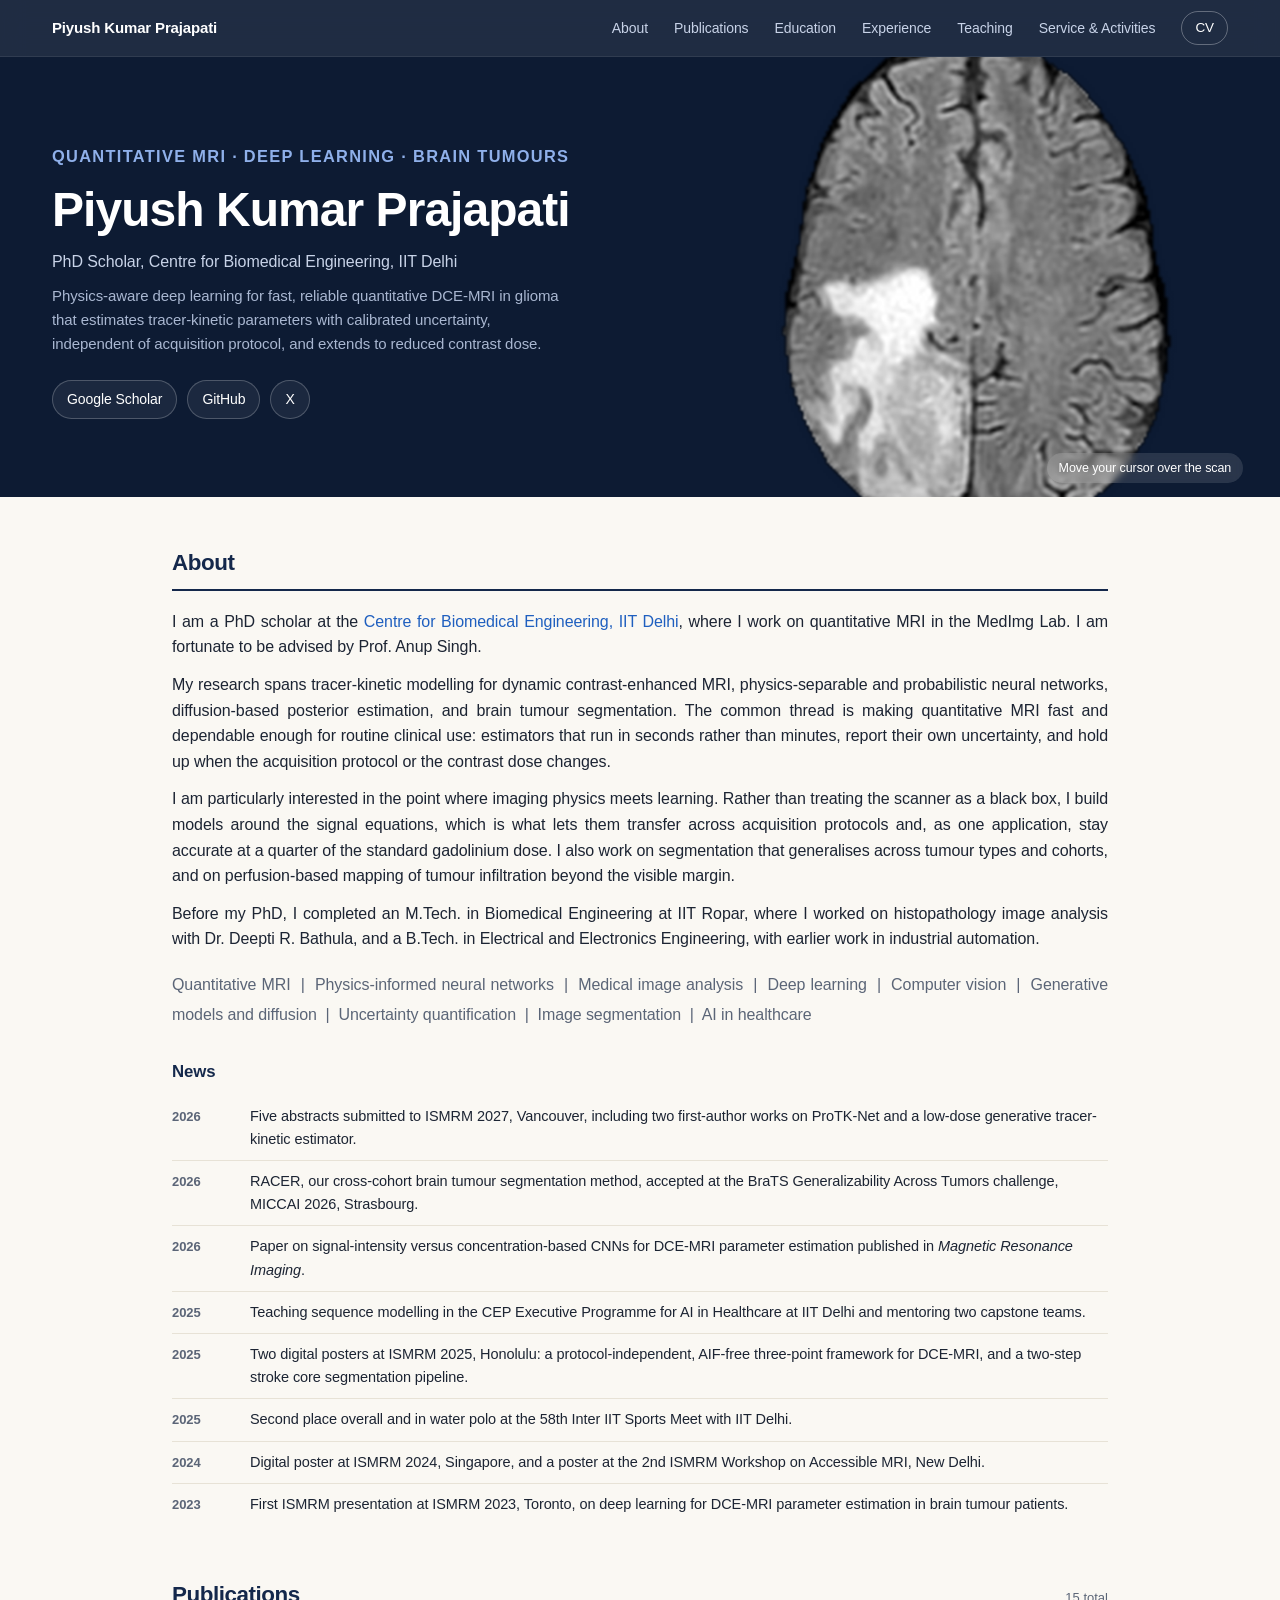
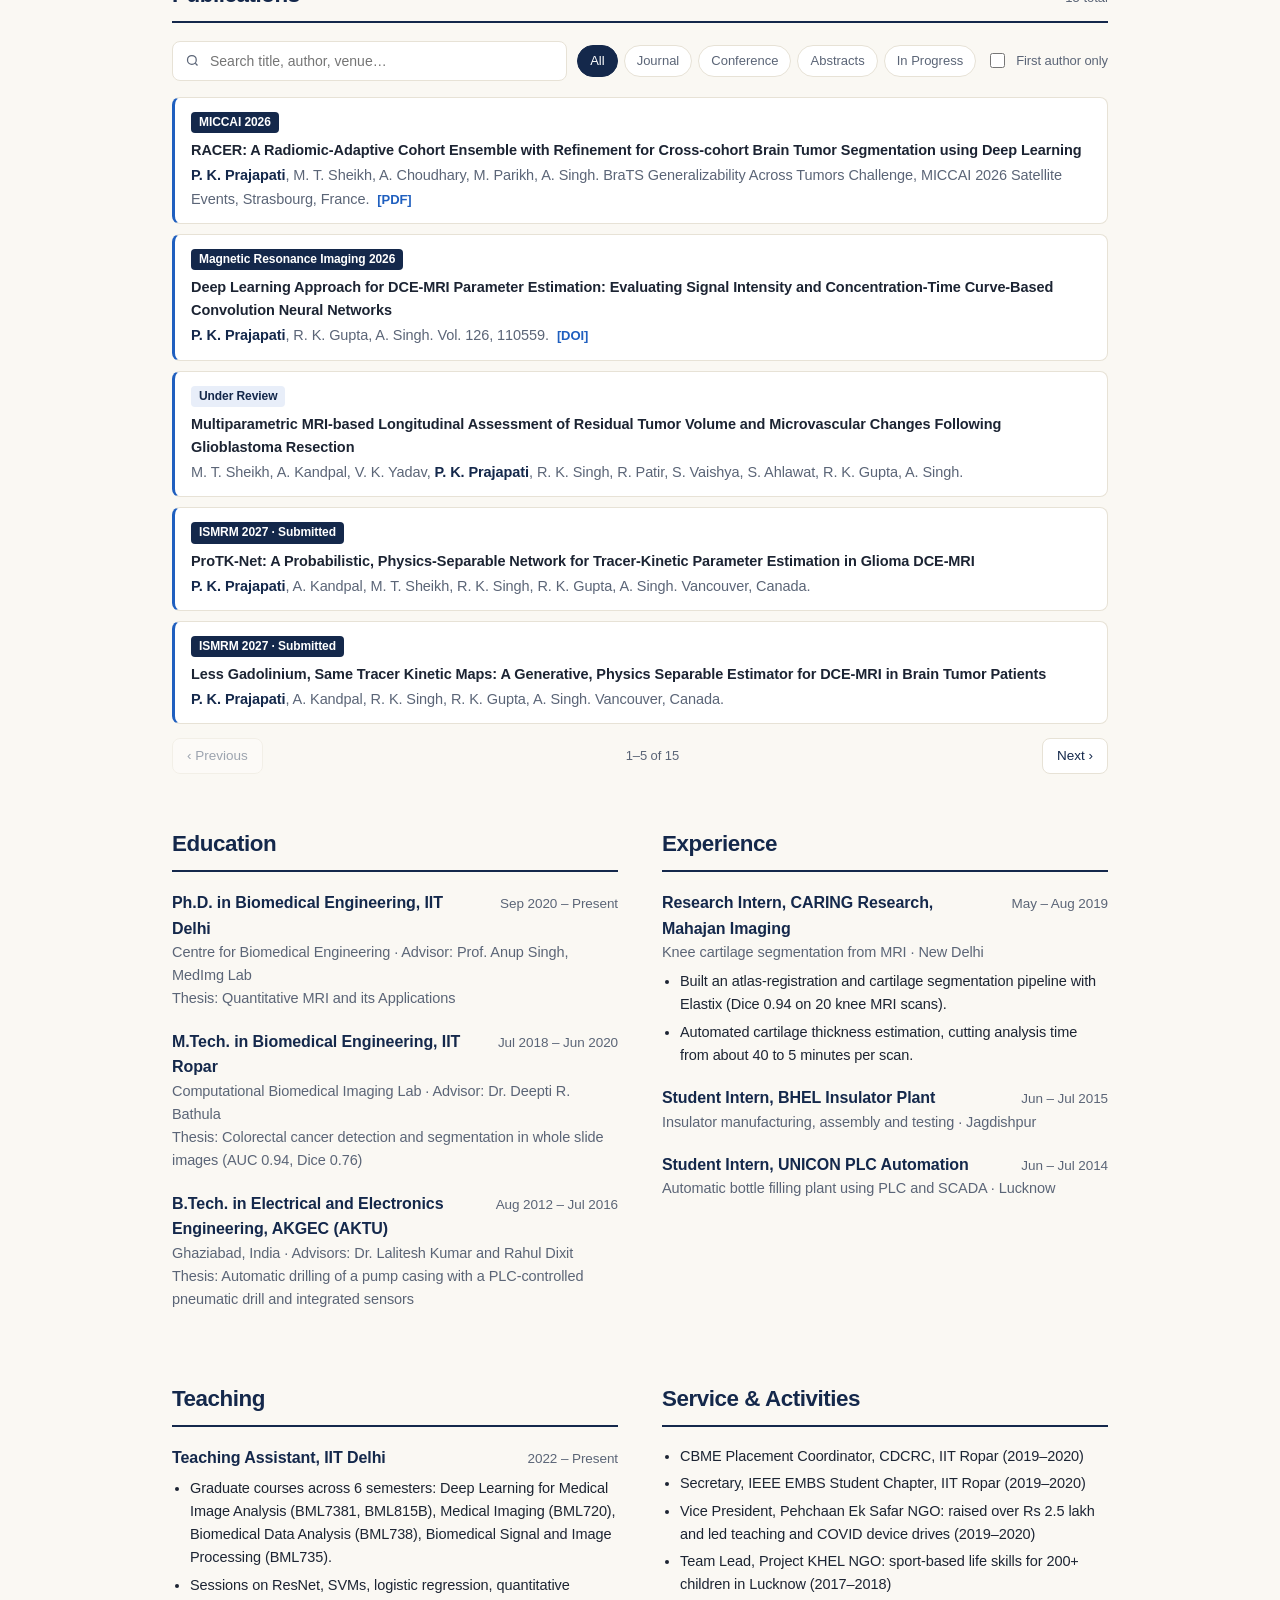
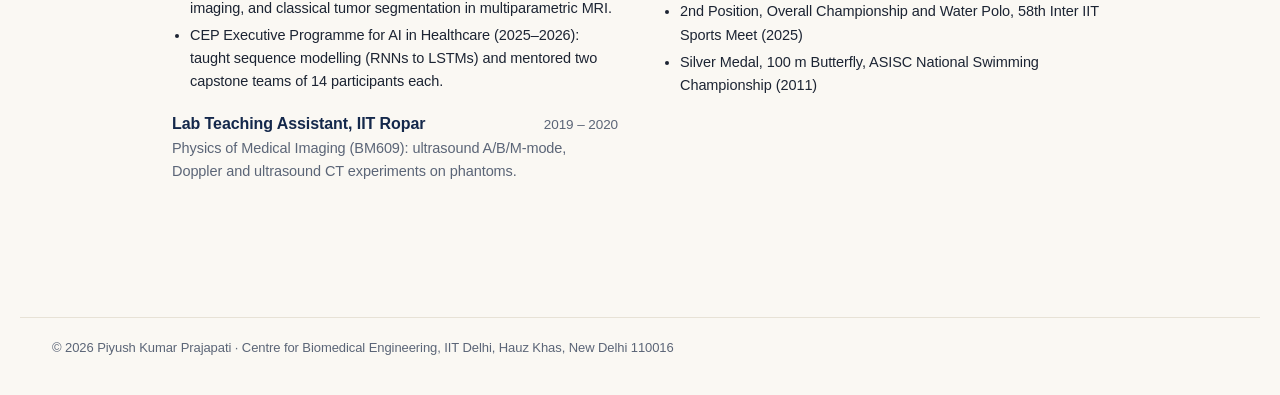
<file: index.html>
<!doctype html>
<html lang="en">
<head>
<meta charset="UTF-8">
<meta name="viewport" content="width=device-width, initial-scale=1">
<title>Piyush Kumar Prajapati</title>
<meta name="description" content="Piyush Kumar Prajapati, PhD Scholar, Centre for Biomedical Engineering, IIT Delhi. Quantitative MRI and deep learning for medical imaging.">
<style>
  :root {
    --bg: #faf8f3;
    --card: #ffffff;
    --text: #1c2433;
    --muted: #5b6577;
    --rule: #e7e2d6;
    --navy: #14284b;
    --navy-deep: #0d1b33;
    --blue: #1f5fbf;
    --blue-soft: #e8eef9;
    --shadow: 0 6px 18px rgba(20, 40, 75, .08);
  }
  * { box-sizing: border-box; }
  html { scroll-behavior: smooth; scroll-padding-top: 72px; }
  body {
    margin: 0; background: var(--bg); color: var(--text);
    font: 16px/1.6 -apple-system, BlinkMacSystemFont, "SF Pro Text", "SF Pro Display", "Helvetica Neue", Helvetica, Arial, sans-serif;
    letter-spacing: -0.005em;
    -webkit-font-smoothing: antialiased;
    transition: background-color .25s, color .25s;
  }
  a { color: var(--blue); text-decoration: none; }
  a:hover { text-decoration: underline; }
  button { font: inherit; cursor: pointer; }

  /* ===== Top navigation ===== */
  .topnav {
    position: sticky; top: 0; z-index: 20;
    background: rgba(13,27,51,.92); -webkit-backdrop-filter: blur(12px); backdrop-filter: blur(12px);
    border-bottom: 1px solid rgba(255,255,255,.08);
  }
  .topnav .inner { max-width: 1240px; margin: 0 auto; padding: 0 32px; height: 56px; display: flex; align-items: center; gap: 8px; }
  .topnav .brand { color: #fff; font-weight: 600; font-size: 15px; margin-right: auto; letter-spacing: -0.01em; }
  .topnav .brand:hover { text-decoration: none; }
  .topnav .links { display: flex; gap: 2px; }
  .topnav .links a { color: #c8d3e8; font-size: 14px; padding: 6px 12px; border-radius: 8px; transition: background .2s, color .2s; white-space: nowrap; }
  .topnav .links a:hover { color: #fff; background: rgba(255,255,255,.08); text-decoration: none; }
  .topnav .links a.active { color: #fff; background: rgba(255,255,255,.14); }
  .topnav .cv { color: #fff; border: 1px solid rgba(255,255,255,.3); padding: 5px 13px; border-radius: 999px; font-size: 13.5px; margin-left: 6px; transition: background .2s, color .2s; }
  .topnav .cv:hover { background: #fff; color: var(--navy-deep); text-decoration: none; }
  .menu-btn { display: none; width: 36px; height: 36px; border: 0; background: transparent; color: #fff; border-radius: 8px; place-items: center; }
  .menu-btn svg { width: 20px; height: 20px; }

  /* ===== Hero banner ===== */
  .hero { background: var(--navy-deep); color: #fff; }
  .hero-inner {
    max-width: 1240px; margin: 0 auto;
    display: grid; grid-template-columns: minmax(0, 1fr) minmax(360px, 46%);
    min-height: 440px;
  }
  .hero-text { padding: 56px 32px 48px; display: flex; flex-direction: column; justify-content: center; }
  .hero-text .eyebrow { color: #8fb0ea; font-size: 13px; font-weight: 600; letter-spacing: .08em; text-transform: uppercase; margin-bottom: 14px; white-space: nowrap; align-self: flex-start; width: max-content; max-width: 100%; }
  .hero-text h1 { align-self: flex-start; width: max-content; max-width: 100%; }
  .hero-text h1 {
    font-family: inherit; letter-spacing: -0.02em; font-weight: 600;
    font-size: clamp(2rem, 4vw, 3rem); line-height: 1.1; margin: 0 0 12px; color: #fff;
  }
  .hero-text .role { color: #c8d3e8; font-size: 16px; margin: 0 0 10px; }
  .hero-text .tagline { color: #a9b7d1; font-size: 15px; max-width: 520px; margin: 0 0 24px; }
  .hero-links { display: flex; flex-wrap: wrap; gap: 10px; align-items: center; }
  .hero-links a, .hero-links button {
    display: inline-flex; align-items: center; gap: 6px;
    border: 1px solid rgba(255,255,255,.22); background: rgba(255,255,255,.06); color: #fff;
    font-size: 14px; padding: 7px 14px; border-radius: 999px; transition: background .2s, border-color .2s, transform .15s;
  }
  .hero-links a:hover, .hero-links button:hover { background: rgba(255,255,255,.14); border-color: rgba(255,255,255,.45); text-decoration: none; transform: translateY(-1px); }
  .hero-links a.primary { background: #fff; color: var(--navy-deep); border-color: #fff; font-weight: 600; }
  .hero-links a.primary:hover { background: #e8eef9; }
  .hero-links svg { width: 14px; height: 14px; }

  .hero-stage {
    position: relative; overflow: hidden; background: var(--navy-deep); cursor: none;
    user-select: none; touch-action: none; min-height: 360px;
  }
  .hero-stage img {
    position: absolute; inset: 0; width: 100%; height: 100%; object-fit: cover; object-position: center; display: block;
  }
  .hero-stage::before {
    content: ""; position: absolute; inset: 0; z-index: 3; pointer-events: none;
    background: linear-gradient(90deg, var(--navy-deep) 0%, rgba(13,27,51,0) 18%, rgba(13,27,51,0) 82%, var(--navy-deep) 100%);
  }
  .stage-map { clip-path: circle(0px at 50% 50%); transition: clip-path .18s ease-out; z-index: 2; }
  .stage-ring {
    position: absolute; z-index: 4; width: 0; height: 0; border-radius: 50%; pointer-events: none;
    border: 2px solid rgba(255,255,255,.9); box-shadow: 0 0 0 1px rgba(0,0,0,.5), 0 0 24px rgba(0,0,0,.6);
    transform: translate(-50%, -50%); opacity: 0; transition: opacity .2s, width .18s, height .18s;
  }
  .hero-stage.active .stage-ring { opacity: 1; }
  .stage-hint {
    position: absolute; z-index: 4; right: 16px; bottom: 14px;
    background: rgba(255,255,255,.12); backdrop-filter: blur(4px); color: #fff; font-size: 12.5px;
    padding: 5px 12px; border-radius: 999px; pointer-events: none; transition: opacity .3s;
  }
  .hero-stage.active .stage-hint, .hero-stage.touched .stage-hint { opacity: 0; }

  /* ===== Body layout ===== */
  .layout { max-width: 1000px; margin: 0 auto; padding: 48px 32px 64px; }

  section { margin-bottom: 52px; }
  h3 { font-size: 1.05rem; font-weight: 600; margin: 28px 0 10px; color: var(--navy); }
  .news { list-style: none; padding: 0; margin: 0; }
  .news li { display: grid; grid-template-columns: 64px 1fr; gap: 14px; padding: 9px 0; border-bottom: 1px solid var(--rule); font-size: 14.5px; }
  .news li:last-child { border-bottom: 0; }
  .news .d { color: var(--muted); font-size: 13px; font-weight: 600; padding-top: 2px; }
  h2 {
    font-family: inherit; letter-spacing: -0.02em; font-weight: 600;
    font-size: 1.4rem; color: var(--navy);
    margin: 0 0 18px; padding-bottom: 8px;
    border-bottom: 2px solid var(--navy);
    display: flex; align-items: baseline; justify-content: space-between; gap: 12px;
  }
  h2 .count { font-weight: 500; font-size: 13px; line-height: 1; letter-spacing: 0; color: var(--muted); }
  p { margin: 0 0 12px; }
  .intro p { font-size: 16px; }


  .bio p { text-align: justify; hyphens: auto; }
  .interests-line { color: var(--muted); font-size: 14.5px; margin-top: 18px; line-height: 1.9; }

  /* Publication controls */
  .controls { display: flex; flex-wrap: wrap; gap: 10px; align-items: center; margin-bottom: 16px; }
  .search {
    flex: 1 1 220px; display: flex; align-items: center; gap: 8px;
    background: var(--card); border: 1px solid var(--rule); border-radius: 8px; padding: 7px 12px;
  }
  .search:focus-within { border-color: var(--blue); box-shadow: 0 0 0 3px var(--blue-soft); }
  .search svg { width: 15px; height: 15px; color: var(--muted); flex: none; }
  .search input { border: 0; outline: 0; background: transparent; color: var(--text); font: inherit; font-size: 14px; width: 100%; }
  .chips { display: flex; flex-wrap: wrap; gap: 6px; }
  .chip {
    border: 1px solid var(--rule); background: var(--card); color: var(--muted);
    font-size: 13px; font-weight: 500; padding: 5px 12px; border-radius: 999px;
    transition: all .2s;
  }
  .chip:hover { border-color: var(--blue); color: var(--blue); }
  .chip.active { background: var(--navy); border-color: var(--navy); color: #fff; }
  .toggle { display: flex; align-items: center; gap: 8px; font-size: 13px; color: var(--muted); cursor: pointer; user-select: none; }
  .toggle input { accent-color: var(--blue); width: 15px; height: 15px; }

  ol.pubs { list-style: none; padding: 0; margin: 0; }
  ol.pubs li {
    background: var(--card); border: 1px solid var(--rule);
    border-left: 3px solid var(--blue); border-radius: 8px;
    padding: 12px 16px; margin-bottom: 10px; font-size: 14.5px;
    transition: transform .2s, box-shadow .2s, opacity .3s;
  }
  ol.pubs li:hover { transform: translateX(3px); box-shadow: var(--shadow); }
  ol.pubs li.hidden { display: none; }
  .venue {
    display: inline-block; font-size: 12px; font-weight: 600;
    color: #fff; background: var(--navy);
    padding: 1px 8px; border-radius: 4px; margin-right: 6px;
  }
  .venue.soft { background: var(--blue-soft); color: var(--navy); }
  .ptitle { display: block; font-weight: 600; color: var(--text); margin: 6px 0 2px; }
  .authors { color: var(--muted); }
  .authors b { color: var(--navy); font-weight: 600; }
  .plink { font-size: 13px; font-weight: 600; margin-left: 4px; }
  .pager { display: flex; align-items: center; justify-content: space-between; gap: 12px; margin-top: 14px; }
  .pager button {
    border: 1px solid var(--rule); background: var(--card); color: var(--navy);
    font-size: 13.5px; font-weight: 500; padding: 6px 14px; border-radius: 8px; transition: all .2s;
  }
  .pager button:hover:not(:disabled) { border-color: var(--blue); color: var(--blue); }
  .pager button:disabled { opacity: .4; cursor: default; }
  .pager span { color: var(--muted); font-size: 13px; }
  .pager.hidden { display: none; }
  .empty { display: none; color: var(--muted); font-size: 14px; padding: 16px; text-align: center; border: 1px dashed var(--rule); border-radius: 8px; }
  .empty.show { display: block; }
  mark { background: #ffe9a8; color: inherit; border-radius: 2px; padding: 0 1px; }

  .grid2 { display: grid; grid-template-columns: 1fr 1fr; gap: 0 44px; }

  .entry { margin-bottom: 18px; }
  .entry .top { display: grid; grid-template-columns: minmax(0, 1fr) auto; column-gap: 16px; align-items: baseline; }
  .entry .title { font-weight: 600; color: var(--navy); }
  .entry .date { color: var(--muted); font-size: 13.5px; white-space: nowrap; text-align: right; }
  .entry .sub { color: var(--muted); font-size: 14.5px; }
  .entry ul { margin: 6px 0 0; padding-left: 18px; }
  .entry li { margin-bottom: 4px; font-size: 14.5px; }

  .reveal { opacity: 0; transform: translateY(14px); transition: opacity .55s ease, transform .55s ease; }
  .reveal.in { opacity: 1; transform: none; }
  @media (prefers-reduced-motion: reduce) {
    .reveal { opacity: 1; transform: none; transition: none; }
    html { scroll-behavior: auto; }
  }

  .to-top {
    position: fixed; right: 24px; bottom: 24px; width: 40px; height: 40px; border-radius: 50%;
    background: var(--navy); color: #fff; border: 0; box-shadow: var(--shadow);
    display: grid; place-items: center; opacity: 0; pointer-events: none; transition: opacity .25s, transform .25s;
    transform: translateY(8px);
  }
  .to-top.show { opacity: 1; pointer-events: auto; transform: none; }
  .to-top svg { width: 16px; height: 16px; }

  footer {
    max-width: 1240px; margin: 0 auto; padding: 20px 32px 36px;
    color: var(--muted); font-size: 13px; border-top: 1px solid var(--rule);
  }

  @media (max-width: 1000px) { .grid2 { grid-template-columns: 1fr; } }
  @media (max-width: 860px) {
    .hero-inner { grid-template-columns: 1fr; min-height: 0; }
    .hero-stage { order: -1; min-height: 0; height: 300px; }
    .hero-stage::before { background: linear-gradient(180deg, rgba(13,27,51,0) 70%, var(--navy-deep) 100%); }
    .hero-text { padding: 20px 16px 36px; }
    .layout { padding: 28px 16px 48px; }
    .topnav .inner { padding: 0 12px 0 16px; }
    .topnav .cv { display: none; }
    .menu-btn { display: grid; }
    .topnav .links {
      display: none; position: absolute; left: 0; right: 0; top: 56px; flex-direction: column; gap: 0;
      background: rgba(13,27,51,.97); padding: 8px 12px 12px; border-bottom: 1px solid rgba(255,255,255,.1);
    }
    .topnav.open .links { display: flex; }
    .topnav .links a { padding: 11px 12px; font-size: 15px; }
    .news li { grid-template-columns: 52px 1fr; }
    footer { padding: 20px 16px 32px; }
  }
</style>
</head>
<body>

<nav class="topnav" id="topnav">
  <div class="inner">
    <a class="brand" href="#top">Piyush Kumar Prajapati</a>
    <div class="links" id="navLinks">
      <a href="#about">About</a>
      <a href="#publications">Publications</a>
      <a href="#education">Education</a>
      <a href="#experience">Experience</a>
      <a href="#teaching">Teaching</a>
      <a href="#service">Service &amp; Activities</a>
    </div>
    <a class="cv" href="Piyush_Prajapati_CV.pdf" target="_blank" rel="noopener">CV</a>
    <button class="menu-btn" id="menuBtn" aria-label="Menu" aria-expanded="false">
      <svg viewBox="0 0 24 24" fill="none" stroke="currentColor" stroke-width="2"><path d="M4 7h16M4 12h16M4 17h16"/></svg>
    </button>
  </div>
</nav>

<header class="hero" id="top">
  <div class="hero-inner">
    <div class="hero-text">
      <div class="eyebrow">Quantitative MRI · Deep Learning · Brain Tumours</div>
      <h1>Piyush Kumar Prajapati</h1>
      <p class="role">PhD Scholar, Centre for Biomedical Engineering, IIT Delhi</p>
      <p class="tagline">Physics-aware deep learning for fast, reliable quantitative DCE-MRI in glioma that estimates tracer-kinetic parameters with calibrated uncertainty, independent of acquisition protocol, and extends to reduced contrast dose.</p>
      <div class="hero-links">
        <a href="https://scholar.google.com/citations?user=yC81rO8AAAAJ&amp;hl=en" target="_blank" rel="noopener">Google Scholar</a>
        <a href="https://github.com/piyushkp27" target="_blank" rel="noopener">GitHub</a>
        <a href="https://x.com/piyushkp27" target="_blank" rel="noopener">X</a>
      </div>
    </div>
    <div class="hero-stage" id="stage">
      <img class="stage-base" src="assets/mri/anat.png" alt="Axial brain MRI slice" draggable="false">
      <img class="stage-map" id="stageMap" src="assets/mri/map.png" alt="" aria-hidden="true" draggable="false">
      <div class="stage-ring" id="stageRing"></div>
      <div class="stage-hint">Move your cursor over the scan</div>
    </div>
  </div>
</header>

<div class="layout">
  <main>

    <section id="about" class="intro reveal">
      <h2>About</h2>
      <div class="bio">
      <p>I am a PhD scholar at the <a href="https://cbme.iitd.ac.in/" target="_blank" rel="noopener">Centre for Biomedical Engineering, IIT Delhi</a>, where I work on quantitative MRI in the MedImg Lab. I am fortunate to be advised by Prof. Anup Singh.</p>
      <p>My research spans tracer-kinetic modelling for dynamic contrast-enhanced MRI, physics-separable and probabilistic neural networks, diffusion-based posterior estimation, and brain tumour segmentation. The common thread is making quantitative MRI fast and dependable enough for routine clinical use: estimators that run in seconds rather than minutes, report their own uncertainty, and hold up when the acquisition protocol or the contrast dose changes.</p>
      <p>I am particularly interested in the point where imaging physics meets learning. Rather than treating the scanner as a black box, I build models around the signal equations, which is what lets them transfer across acquisition protocols and, as one application, stay accurate at a quarter of the standard gadolinium dose. I also work on segmentation that generalises across tumour types and cohorts, and on perfusion-based mapping of tumour infiltration beyond the visible margin.</p>
      <p>Before my PhD, I completed an M.Tech. in Biomedical Engineering at IIT Ropar, where I worked on histopathology image analysis with Dr. Deepti R. Bathula, and a B.Tech. in Electrical and Electronics Engineering, with earlier work in industrial automation.</p>
      <p class="interests-line">Quantitative MRI &nbsp;|&nbsp; Physics-informed neural networks &nbsp;|&nbsp; Medical image analysis &nbsp;|&nbsp; Deep learning &nbsp;|&nbsp; Computer vision &nbsp;|&nbsp; Generative models and diffusion &nbsp;|&nbsp; Uncertainty quantification &nbsp;|&nbsp; Image segmentation &nbsp;|&nbsp; AI in healthcare</p>
      </div>
      <h3>News</h3>
      <ol class="news">
        <li><span class="d">2026</span><span>Five abstracts submitted to ISMRM 2027, Vancouver, including two first-author works on ProTK-Net and a low-dose generative tracer-kinetic estimator.</span></li>
        <li><span class="d">2026</span><span>RACER, our cross-cohort brain tumour segmentation method, accepted at the BraTS Generalizability Across Tumors challenge, MICCAI 2026, Strasbourg.</span></li>
        <li><span class="d">2026</span><span>Paper on signal-intensity versus concentration-based CNNs for DCE-MRI parameter estimation published in <em>Magnetic Resonance Imaging</em>.</span></li>
        <li><span class="d">2025</span><span>Teaching sequence modelling in the CEP Executive Programme for AI in Healthcare at IIT Delhi and mentoring two capstone teams.</span></li>
        <li><span class="d">2025</span><span>Two digital posters at ISMRM 2025, Honolulu: a protocol-independent, AIF-free three-point framework for DCE-MRI, and a two-step stroke core segmentation pipeline.</span></li>
        <li><span class="d">2025</span><span>Second place overall and in water polo at the 58th Inter IIT Sports Meet with IIT Delhi.</span></li>
        <li><span class="d">2024</span><span>Digital poster at ISMRM 2024, Singapore, and a poster at the 2nd ISMRM Workshop on Accessible MRI, New Delhi.</span></li>
        <li><span class="d">2023</span><span>First ISMRM presentation at ISMRM 2023, Toronto, on deep learning for DCE-MRI parameter estimation in brain tumour patients.</span></li>
      </ol>
    </section>

    <section id="publications" class="reveal">
      <h2>Publications <span class="count" id="pubCount"></span></h2>
      <div class="controls">
        <label class="search">
          <svg viewBox="0 0 24 24" fill="none" stroke="currentColor" stroke-width="2"><circle cx="11" cy="11" r="7"/><path d="m20 20-3.5-3.5"/></svg>
          <input type="search" id="pubSearch" placeholder="Search title, author, venue…" aria-label="Search publications">
        </label>
        <div class="chips" id="chips">
          <button class="chip active" data-type="all">All</button>
          <button class="chip" data-type="journal">Journal</button>
          <button class="chip" data-type="conference">Conference</button>
          <button class="chip" data-type="abstract">Abstracts</button>
          <button class="chip" data-type="progress">In Progress</button>
        </div>
        <label class="toggle"><input type="checkbox" id="firstAuthor"> First author only</label>
      </div>
      <ol class="pubs" id="pubList">
        <li data-type="conference" data-year="2026" data-first="1"><span class="venue">MICCAI 2026</span>
          <span class="ptitle">RACER: A Radiomic-Adaptive Cohort Ensemble with Refinement for Cross-cohort Brain Tumor Segmentation using Deep Learning</span>
          <span class="authors"><b>P. K. Prajapati</b>, M. T. Sheikh, A. Choudhary, M. Parikh, A. Singh. BraTS Generalizability Across Tumors Challenge, MICCAI 2026 Satellite Events, Strasbourg, France.</span>
          <a class="plink" href="https://papers.miccai.org/miccai-2026-sat/paper/BraTS_GoAT_008.pdf" target="_blank" rel="noopener">[PDF]</a></li>
        <li data-type="journal" data-year="2026" data-first="1"><span class="venue">Magnetic Resonance Imaging 2026</span>
          <span class="ptitle">Deep Learning Approach for DCE-MRI Parameter Estimation: Evaluating Signal Intensity and Concentration-Time Curve-Based Convolution Neural Networks</span>
          <span class="authors"><b>P. K. Prajapati</b>, R. K. Gupta, A. Singh. Vol. 126, 110559.</span>
          <a class="plink" href="https://doi.org/10.1016/j.mri.2025.110559" target="_blank" rel="noopener">[DOI]</a></li>
        <li data-type="progress" data-year="2026" data-first="0"><span class="venue soft">Under Review</span>
          <span class="ptitle">Multiparametric MRI-based Longitudinal Assessment of Residual Tumor Volume and Microvascular Changes Following Glioblastoma Resection</span>
          <span class="authors">M. T. Sheikh, A. Kandpal, V. K. Yadav, <b>P. K. Prajapati</b>, R. K. Singh, R. Patir, S. Vaishya, S. Ahlawat, R. K. Gupta, A. Singh.</span></li>
        <li data-type="abstract" data-year="2027" data-first="1"><span class="venue">ISMRM 2027 · Submitted</span>
          <span class="ptitle">ProTK-Net: A Probabilistic, Physics-Separable Network for Tracer-Kinetic Parameter Estimation in Glioma DCE-MRI</span>
          <span class="authors"><b>P. K. Prajapati</b>, A. Kandpal, M. T. Sheikh, R. K. Singh, R. K. Gupta, A. Singh. Vancouver, Canada.</span></li>
        <li data-type="abstract" data-year="2027" data-first="1"><span class="venue">ISMRM 2027 · Submitted</span>
          <span class="ptitle">Less Gadolinium, Same Tracer Kinetic Maps: A Generative, Physics Separable Estimator for DCE-MRI in Brain Tumor Patients</span>
          <span class="authors"><b>P. K. Prajapati</b>, A. Kandpal, R. K. Singh, R. K. Gupta, A. Singh. Vancouver, Canada.</span></li>
        <li data-type="abstract" data-year="2027" data-first="0"><span class="venue">ISMRM 2027 · Submitted</span>
          <span class="ptitle">Reassessing Quantitative DCE-MRI Parameters for Objective Differentiation of Low- and High-Grade Glioma</span>
          <span class="authors">A. Kandpal, M. T. Sheikh, A. Raj, <b>P. K. Prajapati</b>, R. K. Singh, R. K. Gupta, A. Singh. Vancouver, Canada.</span></li>
        <li data-type="abstract" data-year="2027" data-first="0"><span class="venue">ISMRM 2027 · Submitted</span>
          <span class="ptitle">A Semi-Supervised Approach for Automated Bias Field Correction in T1-Weighted MRI</span>
          <span class="authors">A. Kandpal, K. Raghuwanshi, M. T. Sheikh, <b>P. K. Prajapati</b>, R. K. Gupta, A. Singh. Vancouver, Canada.</span></li>
        <li data-type="abstract" data-year="2027" data-first="0"><span class="venue">ISMRM 2027 · Submitted</span>
          <span class="ptitle">Analyzing Changes in Tumor Microenvironment of GBM Patients using Hemodynamic Parameters at Multiple Timepoints</span>
          <span class="authors">M. T. Sheikh, A. Kandpal, <b>P. K. Prajapati</b>, S. Srivastava, R. K. Singh, R. K. Gupta, A. Singh. Vancouver, Canada.</span></li>
        <li data-type="abstract" data-year="2025" data-first="1"><span class="venue">ISMRM 2025</span>
          <span class="ptitle">Three-Point Deep Learning Framework for Protocol-Independent and AIF-Free DCE-MRI Parameter Estimation in Gliomas</span>
          <span class="authors"><b>P. K. Prajapati</b>, A. Kandpal, S. Srivastava, R. K. Gupta, A. Singh. Honolulu, USA. Digital Poster.</span>
          <a class="plink" href="https://doi.org/10.58530/2025/4289" target="_blank" rel="noopener">[DOI]</a></li>
        <li data-type="abstract" data-year="2025" data-first="0"><span class="venue">ISMRM 2025</span>
          <span class="ptitle">A Two Step Deep Learning Framework for Identifying Ischemic Stroke Core: Integration of Inception-v3 and MultiResU-Net on DWI and ADC MRI Images</span>
          <span class="authors">A. Kandpal, <b>P. K. Prajapati</b>, S. Maurya, R. K. Gupta, A. Singh. Honolulu, USA. Digital Poster.</span>
          <a class="plink" href="https://doi.org/10.58530/2025/1856" target="_blank" rel="noopener">[DOI]</a></li>
        <li data-type="abstract" data-year="2024" data-first="1"><span class="venue">ISMRM 2024</span>
          <span class="ptitle">Quantitative Analysis of DCE-MRI Data Using DL Model Based on Signal Intensity vs Concentration Curves</span>
          <span class="authors"><b>P. K. Prajapati</b>, A. Kandpal, R. Jafari, R. K. Gupta, A. Singh. Singapore. Digital Poster.</span>
          <a class="plink" href="https://doi.org/10.58530/2024/2120" target="_blank" rel="noopener">[DOI]</a></li>
        <li data-type="abstract" data-year="2024" data-first="1"><span class="venue">ISMRM Workshop 2024</span>
          <span class="ptitle">Denoising DCE-MRI Data Using Nadaraya-Watson Method: A Time-Efficient Approach for Improved Tracer Kinetic Maps</span>
          <span class="authors"><b>P. K. Prajapati</b>, A. Kandpal, R. K. Gupta, A. Singh. 2nd ISMRM Workshop on Accessible MRI, New Delhi, India. Poster.</span>
          <a class="plink" href="https://cds.ismrm.org/protected/Accessible-24/abstracts/Prajapati.pdf" target="_blank" rel="noopener">[PDF]</a></li>
        <li data-type="abstract" data-year="2023" data-first="1"><span class="venue">ISMRM 2023</span>
          <span class="ptitle">Quantitative DCE-MRI Parameter Estimation Using Deep Learning Framework in Brain Tumor Patients</span>
          <span class="authors"><b>P. K. Prajapati</b>, R. K. Gupta, A. Singh. Toronto, Canada. Digital Poster.</span>
          <a class="plink" href="https://doi.org/10.58530/2023/5191" target="_blank" rel="noopener">[DOI]</a></li>
        <li data-type="abstract" data-year="2023" data-first="1"><span class="venue">ASMRM 2023</span>
          <span class="ptitle">Deep Learning Framework to Denoise DCE MRI Data</span>
          <span class="authors"><b>P. K. Prajapati</b>, R. K. Gupta, A. Singh. 5th Annual Scientific Meeting of the Asian Society of Magnetic Resonance in Medicine. Poster.</span></li>
        <li data-type="journal" data-year="2015" data-first="1"><span class="venue">IJSE 2015</span>
          <span class="ptitle">Application Based Study of the Architecture of a SCADA System and Operational Stages</span>
          <span class="authors"><b>P. Prajapati</b>, L. Kumar. International Journal of Science and Engineering, Vol. 3, pp. 137–141 (presented at ICAESM 2015, Agra).</span>
          <a class="plink" href="https://www.researchgate.net/publication/290559647" target="_blank" rel="noopener">[ResearchGate]</a></li>
      </ol>
      <div class="empty" id="pubEmpty">No publications match this filter.</div>
      <div class="pager" id="pager">
        <button id="pagePrev" aria-label="Previous five">&#8249; Previous</button>
        <span id="pageInfo"></span>
        <button id="pageNext" aria-label="Next five">Next &#8250;</button>
      </div>
    </section>

    <div class="grid2">
      <section id="education" class="reveal">
        <h2>Education</h2>
        <div class="entry">
          <div class="top"><span class="title">Ph.D. in Biomedical Engineering, IIT Delhi</span><span class="date">Sep 2020 – Present</span></div>
          <div class="sub">Centre for Biomedical Engineering · Advisor: Prof. Anup Singh, MedImg Lab</div>
          <div class="sub">Thesis: Quantitative MRI and its Applications</div>
        </div>
        <div class="entry">
          <div class="top"><span class="title">M.Tech. in Biomedical Engineering, IIT Ropar</span><span class="date">Jul 2018 – Jun 2020</span></div>
          <div class="sub">Computational Biomedical Imaging Lab · Advisor: Dr. Deepti R. Bathula</div>
          <div class="sub">Thesis: Colorectal cancer detection and segmentation in whole slide images (AUC 0.94, Dice 0.76)</div>
        </div>
        <div class="entry">
          <div class="top"><span class="title">B.Tech. in Electrical and Electronics Engineering, AKGEC (AKTU)</span><span class="date">Aug 2012 – Jul 2016</span></div>
          <div class="sub">Ghaziabad, India · Advisors: Dr. Lalitesh Kumar and Rahul Dixit</div>
          <div class="sub">Thesis: Automatic drilling of a pump casing with a PLC-controlled pneumatic drill and integrated sensors</div>
        </div>
      </section>

      <section id="experience" class="reveal">
        <h2>Experience</h2>
        <div class="entry">
          <div class="top"><span class="title">Research Intern, CARING Research, Mahajan Imaging</span><span class="date">May – Aug 2019</span></div>
          <div class="sub">Knee cartilage segmentation from MRI · New Delhi</div>
          <ul>
            <li>Built an atlas-registration and cartilage segmentation pipeline with Elastix (Dice 0.94 on 20 knee MRI scans).</li>
            <li>Automated cartilage thickness estimation, cutting analysis time from about 40 to 5 minutes per scan.</li>
          </ul>
        </div>
        <div class="entry">
          <div class="top"><span class="title">Student Intern, BHEL Insulator Plant</span><span class="date">Jun – Jul 2015</span></div>
          <div class="sub">Insulator manufacturing, assembly and testing · Jagdishpur</div>
        </div>
        <div class="entry">
          <div class="top"><span class="title">Student Intern, UNICON PLC Automation</span><span class="date">Jun – Jul 2014</span></div>
          <div class="sub">Automatic bottle filling plant using PLC and SCADA · Lucknow</div>
        </div>
      </section>

      <section id="teaching" class="reveal">
        <h2>Teaching</h2>
        <div class="entry">
          <div class="top"><span class="title">Teaching Assistant, IIT Delhi</span><span class="date">2022 – Present</span></div>
          <ul>
            <li>Graduate courses across 6 semesters: Deep Learning for Medical Image Analysis (BML7381, BML815B), Medical Imaging (BML720), Biomedical Data Analysis (BML738), Biomedical Signal and Image Processing (BML735).</li>
            <li>Sessions on ResNet, SVMs, logistic regression, quantitative imaging, and classical tumor segmentation in multiparametric MRI.</li>
            <li>CEP Executive Programme for AI in Healthcare (2025–2026): taught sequence modelling (RNNs to LSTMs) and mentored two capstone teams of 14 participants each.</li>
          </ul>
        </div>
        <div class="entry">
          <div class="top"><span class="title">Lab Teaching Assistant, IIT Ropar</span><span class="date">2019 – 2020</span></div>
          <div class="sub">Physics of Medical Imaging (BM609): ultrasound A/B/M-mode, Doppler and ultrasound CT experiments on phantoms.</div>
        </div>
      </section>

      <section id="service" class="reveal">
        <h2>Service &amp; Activities</h2>
        <div class="entry">
          <ul>
            <li>CBME Placement Coordinator, CDCRC, IIT Ropar (2019–2020)</li>
            <li>Secretary, IEEE EMBS Student Chapter, IIT Ropar (2019–2020)</li>
            <li>Vice President, Pehchaan Ek Safar NGO: raised over Rs 2.5 lakh and led teaching and COVID device drives (2019–2020)</li>
            <li>Team Lead, Project KHEL NGO: sport-based life skills for 200+ children in Lucknow (2017–2018)</li>
            <li>2nd Position, Overall Championship and Water Polo, 58th Inter IIT Sports Meet (2025)</li>
            <li>Silver Medal, 100 m Butterfly, ASISC National Swimming Championship (2011)</li>
          </ul>
        </div>
      </section>
    </div>

  </main>
</div>

<button class="to-top" id="toTop" aria-label="Back to top">
  <svg viewBox="0 0 24 24" fill="none" stroke="currentColor" stroke-width="2.5"><path d="m6 15 6-6 6 6"/></svg>
</button>

<footer>© 2026 Piyush Kumar Prajapati · Centre for Biomedical Engineering, IIT Delhi, Hauz Khas, New Delhi 110016</footer>

<script>
(function () {
  var root = document.documentElement;



  /* Match the eyebrow line width to the name */
  var eyebrow = document.querySelector('.hero-text .eyebrow'), nameEl = document.querySelector('.hero-text h1');
  function fitEyebrow() {
    eyebrow.style.fontSize = '13px';
    var target = nameEl.getBoundingClientRect().width, w = eyebrow.getBoundingClientRect().width;
    if (w > 0 && target > 0) eyebrow.style.fontSize = (13 * target / w).toFixed(2) + 'px';
  }
  fitEyebrow(); window.addEventListener('resize', fitEyebrow);
  if (document.fonts && document.fonts.ready) document.fonts.ready.then(fitEyebrow);

  /* Hero lens: reveal the parametric map under the cursor */
  var stage = document.getElementById('stage'), map = document.getElementById('stageMap'), ring = document.getElementById('stageRing');
  function lensAt(px, py) {
    var b = stage.getBoundingClientRect();
    var x = Math.max(0, Math.min(b.width, px - b.left)), y = Math.max(0, Math.min(b.height, py - b.top));
    var R = Math.round(Math.min(b.width, b.height) * 0.22);
    map.style.clipPath = 'circle(' + R + 'px at ' + x + 'px ' + y + 'px)';
    ring.style.width = ring.style.height = (R * 2) + 'px';
    ring.style.left = x + 'px'; ring.style.top = y + 'px';
    stage.classList.add('active'); stage.classList.add('touched');
  }
  function lensOff() { stage.classList.remove('active'); map.style.clipPath = 'circle(0px at 50% 50%)'; }
  stage.addEventListener('pointermove', function (e) { lensAt(e.clientX, e.clientY); });
  stage.addEventListener('pointerdown', function (e) { lensAt(e.clientX, e.clientY); });
  stage.addEventListener('pointerleave', lensOff);
  stage.addEventListener('pointerup', function (e) { if (e.pointerType !== 'mouse') lensOff(); });

  /* Publication search + filter */
  var items = Array.prototype.slice.call(document.querySelectorAll('#pubList li'));
  var search = document.getElementById('pubSearch');
  var chips = document.querySelectorAll('#chips .chip');
  var firstOnly = document.getElementById('firstAuthor');
  var countEl = document.getElementById('pubCount');
  var emptyEl = document.getElementById('pubEmpty');
  var type = 'all';
  items.forEach(function (li) { li.setAttribute('data-text', li.textContent.toLowerCase()); li._orig = li.innerHTML; });
  function escapeRe(s) { return s.replace(/[.*+?^${}()|[\]\\]/g, '\\$&'); }
  function highlight(li, q) {
    li.innerHTML = li._orig;
    if (!q) return;
    var re = new RegExp('(' + escapeRe(q) + ')', 'ig');
    li.querySelectorAll('.ptitle, .authors, .venue').forEach(function (el) {
      el.innerHTML = el.innerHTML.replace(/>([^<]+)</g, function (m, text) { return '>' + text.replace(re, '<mark>$1</mark>') + '<'; });
      if (!/<mark>/.test(el.innerHTML)) el.innerHTML = el.innerHTML.replace(re, '<mark>$1</mark>');
    });
  }
  var PAGE = 5, page = 0;
  var pager = document.getElementById('pager'), prevBtn = document.getElementById('pagePrev'), nextBtn = document.getElementById('pageNext'), infoEl = document.getElementById('pageInfo');
  function apply(keepPage) {
    if (!keepPage) page = 0;
    var q = search.value.trim().toLowerCase(), matched = [];
    items.forEach(function (li) {
      var ok = (type === 'all' || li.getAttribute('data-type') === type)
            && (!firstOnly.checked || li.getAttribute('data-first') === '1')
            && (!q || li.getAttribute('data-text').indexOf(q) !== -1);
      if (ok) matched.push(li); else li.classList.add('hidden');
    });
    var pages = Math.max(1, Math.ceil(matched.length / PAGE));
    page = Math.min(page, pages - 1);
    matched.forEach(function (li, i) {
      var on = i >= page * PAGE && i < (page + 1) * PAGE;
      li.classList.toggle('hidden', !on);
      if (on) highlight(li, q);
    });
    countEl.textContent = matched.length === items.length ? items.length + ' total' : matched.length + ' of ' + items.length;
    emptyEl.classList.toggle('show', matched.length === 0);
    pager.classList.toggle('hidden', matched.length <= PAGE);
    infoEl.textContent = matched.length ? (page * PAGE + 1) + '\u2013' + Math.min(matched.length, (page + 1) * PAGE) + ' of ' + matched.length : '';
    prevBtn.disabled = page === 0; nextBtn.disabled = page >= pages - 1;
  }
  function turn(d) {
    page += d; apply(true);
    var top = document.getElementById('publications').getBoundingClientRect().top;
    if (top < 0) window.scrollTo({ top: window.scrollY + top - 70, behavior: 'smooth' });
  }
  prevBtn.addEventListener('click', function () { turn(-1); });
  nextBtn.addEventListener('click', function () { turn(1); });
  search.addEventListener('input', function () { apply(); });
  firstOnly.addEventListener('change', function () { apply(); });
  chips.forEach(function (c) {
    c.addEventListener('click', function () {
      chips.forEach(function (x) { x.classList.remove('active'); });
      c.classList.add('active'); type = c.getAttribute('data-type'); apply();
    });
  });
  apply();

  /* Top nav: scroll-spy + mobile menu */
  var nav = document.getElementById('topnav'), menuBtn = document.getElementById('menuBtn');
  var links = document.querySelectorAll('#navLinks a');
  var sections = Array.prototype.map.call(links, function (a) { return document.querySelector(a.getAttribute('href')); });
  function spy() {
    var y = window.scrollY + 140, current = null;
    sections.forEach(function (s) { if (s && s.offsetTop <= y) current = s; });
    links.forEach(function (a) { a.classList.toggle('active', !!current && a.getAttribute('href') === '#' + current.id); });
  }
  window.addEventListener('scroll', spy, { passive: true }); spy();
  menuBtn.addEventListener('click', function () {
    var open = nav.classList.toggle('open'); menuBtn.setAttribute('aria-expanded', open ? 'true' : 'false');
  });
  links.forEach(function (a) { a.addEventListener('click', function () { nav.classList.remove('open'); menuBtn.setAttribute('aria-expanded', 'false'); }); });

  /* Reveal on scroll */
  if ('IntersectionObserver' in window) {
    var io = new IntersectionObserver(function (entries) {
      entries.forEach(function (e) { if (e.isIntersecting) { e.target.classList.add('in'); io.unobserve(e.target); } });
    }, { threshold: 0.08 });
    document.querySelectorAll('.reveal').forEach(function (el) { io.observe(el); });
  } else {
    document.querySelectorAll('.reveal').forEach(function (el) { el.classList.add('in'); });
  }

  /* Back to top */
  var toTop = document.getElementById('toTop');
  window.addEventListener('scroll', function () { toTop.classList.toggle('show', window.scrollY > 500); }, { passive: true });
  toTop.addEventListener('click', function () { window.scrollTo({ top: 0, behavior: 'smooth' }); });
})();
</script>
</body>
</html>
</file>
